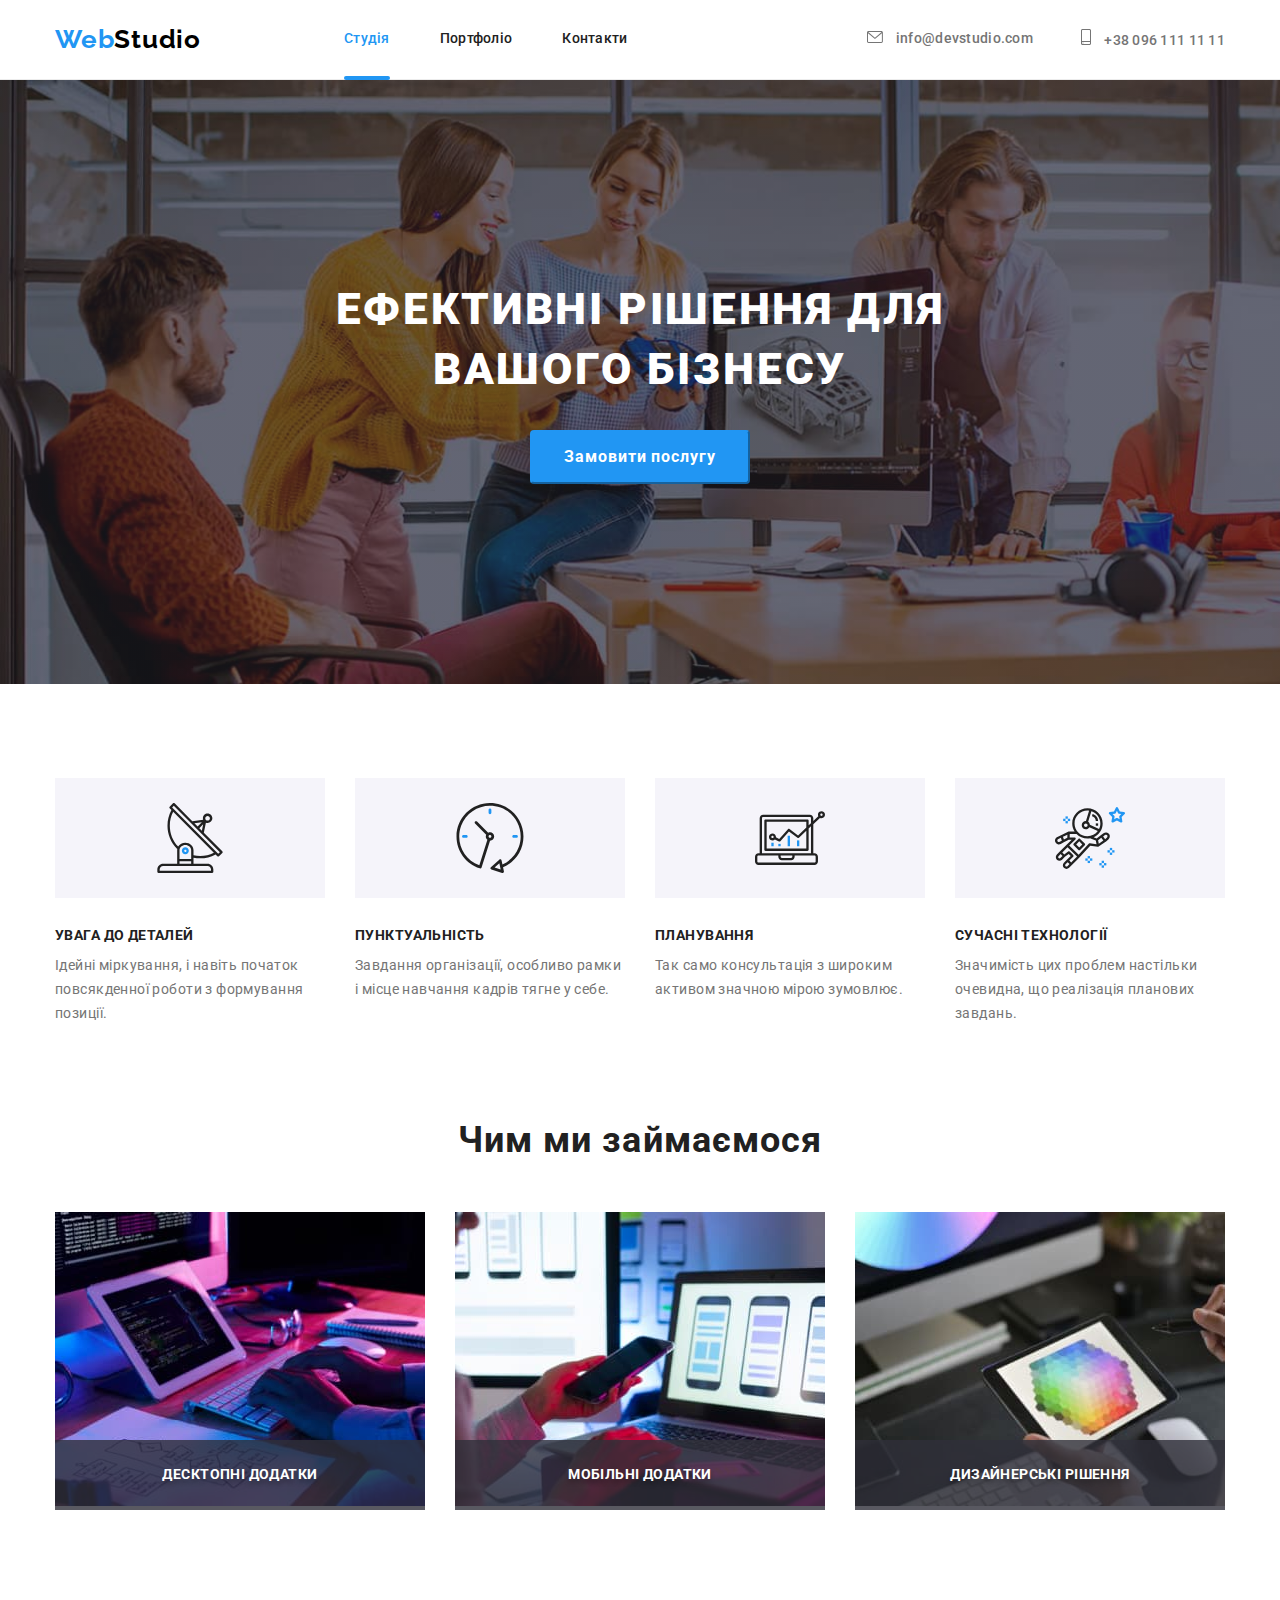
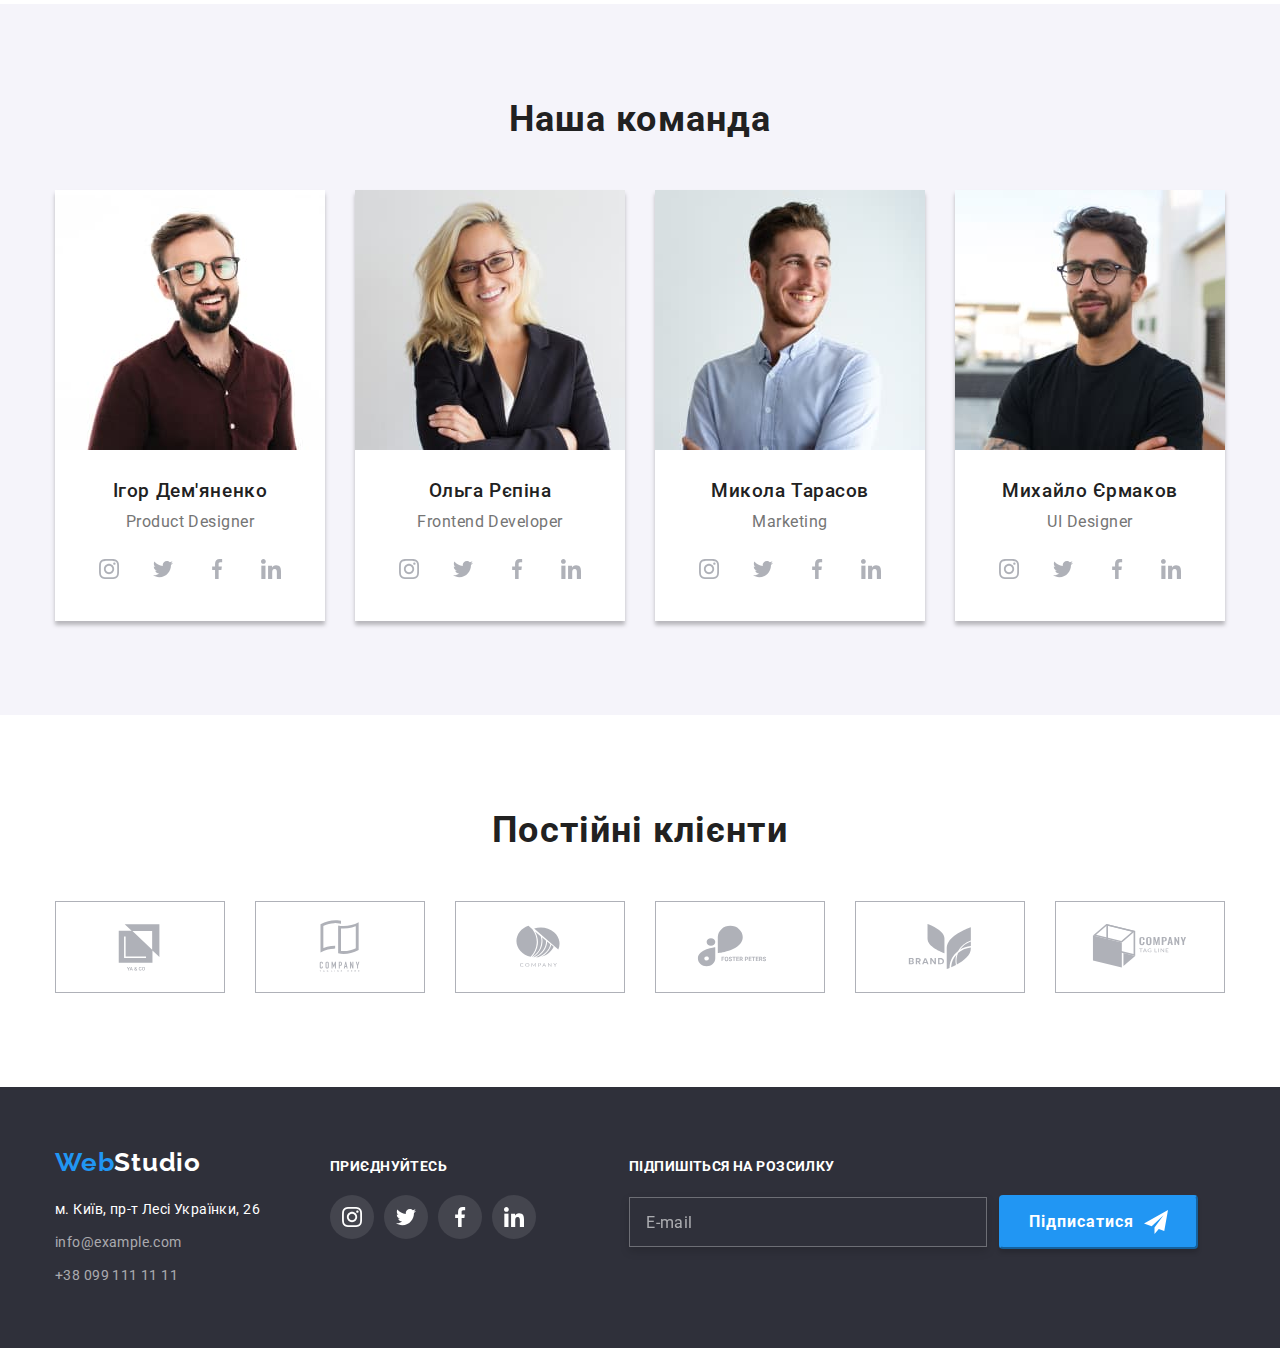
<file: index.html>
<!DOCTYPE html>
<html lang="uk">
  <head>
    <meta charset="UTF-8" />
    <meta http-equiv="X-UA-Compatible" content="IE=edge" />
    <meta name="viewport" content="width=device-width, initial-scale=1.0" />
    <title>Studio</title>
    <link rel="preconnect" href="https://fonts.googleapis.com" />
    <link rel="preconnect" href="https://fonts.gstatic.com" crossorigin />
    <link
      href="https://fonts.googleapis.com/css2?family=Raleway:wght@700;900&family=Roboto:wght@400;500;700;900&display=swap"
      rel="stylesheet"
    />
    <link
      rel="stylesheet"
      href="https://cdnjs.cloudflare.com/ajax/libs/modern-normalize/1.1.0/modern-normalize.min.css"
    />
    <link rel="stylesheet" href="./css/main.min.css" />
  </head>
   <body>
    <header class="header">
      <div class="container header__container">
        <div class="mob-header">
          <a href="" class="logo header__logo link"><span class="logo--accent">Web</span>Studio</a>
          <button type="button" class="mob-menu__btn is-open" data-menu-open aria-expanded="false">
            <svg width="40" height="40" aria-label="перемикач мобільного меню">
              <use class="icon-menu" href="./images/symbol-defs.svg#icon-open-menu"></use>
            </svg>
          </button>
          <div class="mob-menu-container is-hidden" data-menu>
            <div class="container">
              <button type="button" class="mob-close-menu" data-menu-close>
                <svg width="40" height="40">
                  <use class="icon-cross" href="./images/symbol-defs.svg#icon-close-menu"></use>
                </svg>
              </button> 
              <div class="mob-menu-wrap">
                <div class="mob-nav-wrap"> 
                <ul class="mob-nav list">
                <li class="mob-nav__item"><a href="" class="mob-nav__link link current">Студія</a></li>
                <li class="mob-nav__item"><a href="./portfolio.html" class="mob-nav__link link">Портфоліо</a></li>
                <li class="mob-nav__item"><a href="#our-contacts" class="mob-nav__link link">Контакти</a></li>
                </ul>
                </div>
             
                <div class="flex-contacts-wrap">
                <ul class="mob-contacts list">
                <li class="mob-contacts__item"><a href="tel:+380961111111" class="mob-contacts__tel link"
                  >+38 096 111 11 11</a
                ></li>
                <li class="mob-contacts__item"><a href="mailto:info@devstudio.com" class="mob-contacts__mail link">
                  info@devstudio.com</a></li>
              </ul>
              <ul class="mob-media list">
                <li class="mob-media__item"><a class="mob-media__link link" href="">Instagram</a></li>
                <li class="mob-media__item"><a class="mob-media__link link" href="">Twitter</a></li>
                <li class="mob-media__item"><a class="mob-media__link link" href="">Facebook</a></li>
                <li class="mob-media__item"><a class="mob-media__link link" href="">LinkedIn</a></li>
              </ul>
              </div>
            </div>
            </div>
          </div>
        </div>
         <nav class="navigation">
          <ul class="navigation__list list">
            <li class="navigation__item">
              <a href="" class="logo header__logo link"><span class="logo--accent">Web</span>Studio</a>
            </li>
            <li class="navigation__item">
              <a href="" class="navigation__link link current">Студія</a>
            </li>
            <li class="navigation__item">
              <a href="./portfolio.html" class="navigation__link link"
                >Портфоліо</a
              >
            </li>
            <li class="navigation__item">
              <a href="#our-contacts" class="navigation__link link">Контакти</a>
            </li>
          </ul>
        </nav>
        <ul class="contacts__list list">
          <li class="contacts__item">
            <a href="mailto:info@devstudio.com" class="contacts__link link"
              ><svg class="contacts__icon" width="16" height="12">
                <use href="./images/symbol-defs.svg#icon-envelope"></use>
              </svg>
              info@devstudio.com
            </a>
          </li>
          <li class="contacts__item">
            <a href="tel:+380961111111" class="contacts__link link"
              ><svg class="contacts__icon" width="10" height="16">
                <use href="./images/symbol-defs.svg#icon-smartphone"></use>
              </svg>
              +38 096 111 11 11</a
            >
          </li>
        </ul>
      </div> 
    </header>
    <main>
      <section class="hero">
        <div class="container hero__container">
          <h1 class="hero__title">Ефективні рішення для вашого бізнесу</h1>
          <button type="button" class="button hero__button" data-modal-open>
            Замовити послугу
          </button>
        </div> 
      </section>
      <section class="advantages">
        <div class="container advantages__container">
          <h2 class="visually-hidden">Наші переваги</h2>
          <ul class="cards list">
            <li class="cards__item">
              <div class="cards__img">
                <svg class="cards__icon" width="70" height="70">
                  <use href="./images/symbol-defs.svg#icon-antenna"></use>
                </svg>
              </div>
              <h3 class="cards__title">Увага до деталей</h3>
              <p class="cards__text">
                Ідейні міркування, і навіть початок повсякденної роботи з
                формування позиції.
              </p>
            </li>
            <li class="cards__item">
              <div class="cards__img">
                <svg class="cards__icon" width="70" height="70">
                  <use href="./images/symbol-defs.svg#icon-clock"></use>
                </svg>
              </div>
              <h3 class="cards__title">Пунктуальність</h3>
              <p class="cards__text">
                Завдання організації, особливо рамки і місце навчання кадрів
                тягне у себе.
              </p>
            </li>
            <li class="cards__item">
              <div class="cards__img">
                <svg class="cards__icon" width="70" height="70">
                  <use href="./images/symbol-defs.svg#icon-diagram"></use>
                </svg>
              </div>
              <h3 class="cards__title">Планування</h3>
              <p class="cards__text">
                Так само консультація з широким активом значною мірою зумовлює.
              </p>
            </li>
            <li class="cards__item">
              <div class="cards__img">
                <svg class="cards__icon" width="70" height="70">
                  <use href="./images/symbol-defs.svg#icon-astronaut"></use>
                </svg>
              </div>
              <h3 class="cards__title">Сучасні технології</h3>
              <p class="cards__text">
                Значимість цих проблем настільки очевидна, що реалізація
                планових завдань.
              </p>
            </li>
          </ul>
        </div>
      </section>
      <section class="activity">
        <div class="container activity__container">
          <h2 class="activity__title">Чим ми займаємося</h2>
          <ul class="products-set list">
            <li class="products-set__item">
              <div class="products-set__img-wrap">
                <picture>
                  <source srcset="./images/solution1.jpg 1x,
                  ./images/solution1-2x.jpg 2x" media="(min-width: 1200px)"/>
                  <img
                  class="products-set__img"
                  src="./images/solution1.jpg"
                  alt="coding"
                  width="370"
                  height="294"
                />
                </picture>
                <div class="products-set__overlay">
                  <p class="products-set__text">Десктопні додатки</p>
                </div>
              </div>
            </li>
            <li class="products-set__item">
              <div class="products-set__img-wrap">
                <picture>
                  <source srcset="./images/solution2.jpg 1x,
                  ./images/solution2-2x.jpg 2x" media="(min-width: 1200px)"/>
                  <img
                  class="products-set__img"
                  src="./images/solution2.jpg"
                  alt="program-designing"
                  width="370"
                  height="294"
                  />
                </picture>
                
                <div class="products-set__overlay">
                  <p class="products-set__text">Мобільні додатки</p>
                </div>
              </div>
            </li>
            <li class="products-set__item">
              <div class="products-set__img-wrap">
                <picture>
                  <source srcset="./images/solution3.jpg 1x,
                  ./images/solution3-2x.jpg 2x" media="(min-width: 1200px)"/>
                  <img
                  class="products-set__img"
                  src="./images/solution3.jpg"
                  alt="design"
                  width="370"
                  height="294"
                  />
                </picture>
                
                <div class="products-set__overlay">
                  <p class="products-set__text">Дизайнерські рішення</p>
                </div>
              </div>
            </li>
          </ul>
        </div>
      </section>
      <section class="team">
        <div class="container team__container">
          <h2 class="team__title">Наша команда</h2>
          <ul class="cards-set list">
            <li class="cards-set__item">
              <picture>
                <source srcset="./images/team1.jpg 1x, ./images/team1-dekstop-2x.jpg 2x" media="(min-width: 1200px)"/>
                <source srcset="./images/team1-tablet.jpg 1x, ./images/team1-tablet-2x.jpg 2x" media="(min-width: 768px)"/>
                <source srcset="./images/team1-mobile.jpg 1x, ./images/team1-mobile-2x.jpg 2x" media="(min-width: 480px)"/>
                <img
                class="cards-set__img"
                src="./images/team1-mobile.jpg"
                alt="team_member_1"
                width="450"
                height="460"
              />
              </picture>
              
              <div class="cards-set__content">
                <h3 class="cards-set__title">Ігор Дем'яненко</h3>
                <p lang="en" class="cards-set__text">Product Designer</p>
                <ul class="social-icons list">
                  <li class="social-icons__item">
                    <a href="" class="social-icons__link link">
                      <svg class="social-icons__icon" width="20" height="20">
                        <use
                          href="./images/symbol-defs.svg#icon-instagram"
                        ></use>
                      </svg>
                    </a>
                  </li>
                  <li class="social-icons__item">
                    <a href="" class="social-icons__link link">
                      <svg class="social-icons__icon" width="20" height="20">
                        <use href="./images/symbol-defs.svg#icon-twitter"></use>
                      </svg>
                    </a>
                  </li>
                  <li class="social-icons__item">
                    <a href="" class="social-icons__link link">
                      <svg class="social-icons__icon" width="20" height="20">
                        <use
                          href="./images/symbol-defs.svg#icon-facebook"
                        ></use>
                      </svg>
                    </a>
                  </li>
                  <li class="social-icons__item">
                    <a href="" class="social-icons__link link">
                      <svg class="social-icons__icon" width="20" height="20">
                        <use
                          href="./images/symbol-defs.svg#icon-linkedin"
                        ></use>
                      </svg>
                    </a>
                  </li>
                </ul>
              </div>
            </li>
            <li class="cards-set__item">
              <picture>
                <source srcset="./images/team2.jpg 1x, ./images/team2-dekstop-2x.jpg 2x" media="(min-width: 1200px)"/>
                <source srcset="./images/team2-tablet.jpg 1x, ./images/team2-tablet-2x.jpg 2x" media="(min-width: 768px)"/>
                <source srcset="./images/team2-mobile.jpg 1x, ./images/team2-mobile-2x.jpg 2x" media="(min-width: 480px)"/>
                <img
                class="cards-set__img"
                src="./images/team2-mobile.jpg"
                alt="team_member_2"
                width="450"
                height="460"
              />
              </picture>
          
              <div class="cards-set__content">
                <h3 class="cards-set__title">Ольга Рєпіна</h3>
                <p lang="en" class="cards-set__text">Frontend Developer</p>
                <ul class="social-icons list">
                  <li class="social-icons__item">
                    <a href="" class="social-icons__link link">
                      <svg class="social-icons__icon" width="20" height="20">
                        <use
                          href="./images/symbol-defs.svg#icon-instagram"
                        ></use>
                      </svg>
                    </a>
                  </li>
                  <li class="social-icons__item">
                    <a href="" class="social-icons__link link">
                      <svg class="social-icons__icon" width="20" height="20">
                        <use href="./images/symbol-defs.svg#icon-twitter"></use>
                      </svg>
                    </a>
                  </li>
                  <li class="social-icons__item">
                    <a href="" class="social-icons__link link">
                      <svg class="social-icons__icon" width="20" height="20">
                        <use
                          href="./images/symbol-defs.svg#icon-facebook"
                        ></use>
                      </svg>
                    </a>
                  </li>
                  <li class="social-icons__item">
                    <a href="" class="social-icons__link link">
                      <svg class="social-icons__icon" width="20" height="20">
                        <use
                          href="./images/symbol-defs.svg#icon-linkedin"
                        ></use>
                      </svg>
                    </a>
                  </li>
                </ul>
              </div>
            </li>
            <li class="cards-set__item">
              <picture>
                <source srcset="./images/team3.jpg 1x, ./images/team3-dekstop-2x.jpg 2x" media="(min-width: 1200px)"/>
                <source srcset="./images/team3-tablet.jpg 1x, ./images/team3-tablet-2x.jpg 2x" media="(min-width: 768px)"/>
                <source srcset="./images/team3-mobile.jpg 1x, ./images/team3-mobile-2x.jpg 2x" media="(min-width: 480px)"/>
                <img
                class="cards-set__img"
                src="./images/team3-mobile.jpg"
                alt="team_member_3"
                width="450"
                height="460"
              />
              </picture>
              <div class="cards-set__content">
                <h3 class="cards-set__title">Микола Тарасов</h3>
                <p lang="en" class="cards-set__text">Marketing</p>
                <ul class="social-icons list">
                  <li class="social-icons__item">
                    <a href="" class="social-icons__link link">
                      <svg class="social-icons__icon" width="20" height="20">
                        <use
                          href="./images/symbol-defs.svg#icon-instagram"
                        ></use>
                      </svg>
                    </a>
                  </li>
                  <li class="social-icons__item">
                    <a href="" class="social-icons__link link">
                      <svg class="social-icons__icon" width="20" height="20">
                        <use href="./images/symbol-defs.svg#icon-twitter"></use>
                      </svg>
                    </a>
                  </li>
                  <li class="social-icons__item">
                    <a href="" class="social-icons__link link">
                      <svg class="social-icons__icon" width="20" height="20">
                        <use
                          href="./images/symbol-defs.svg#icon-facebook"
                        ></use>
                      </svg>
                    </a>
                  </li>
                  <li class="social-icons__item">
                    <a href="" class="social-icons__link link">
                      <svg class="social-icons__icon" width="20" height="20">
                        <use
                          href="./images/symbol-defs.svg#icon-linkedin"
                        ></use>
                      </svg>
                    </a>
                  </li>
                </ul>
              </div>
            </li>
            <li class="cards-set__item">
              <picture>
                <source srcset="./images/team4.jpg 1x, ./images/team4-dekstop-2x.jpg 2x" media="(min-width: 1200px)"/>
                <source srcset="./images/team4-tablet.jpg 1x, ./images/team4-tablet-2x.jpg 2x" media="(min-width: 768px)"/>
                <source srcset="./images/team4-mobile.jpg 1x, ./images/team4-mobile-2x.jpg 2x" media="(min-width: 480px)"/>
                <img
                class="cards-set__img"
                src="./images/team4-mobile.jpg"
                alt="team_member_4"
                width="450"
                height="460"
              />
            </picture>
              <div class="cards-set__content">
                <h3 class="cards-set__title">Михайло Єрмаков</h3>
                <p lang="en" class="cards-set__text">UI Designer</p>
                <ul class="social-icons list">
                  <li class="social-icons__item">
                    <a href="" class="social-icons__link link">
                      <svg class="social-icons__icon" width="20" height="20">
                        <use
                          href="./images/symbol-defs.svg#icon-instagram"
                        ></use>
                      </svg>
                    </a>
                  </li>
                  <li class="social-icons__item">
                    <a href="" class="social-icons__link link">
                      <svg class="social-icons__icon" width="20" height="20">
                        <use href="./images/symbol-defs.svg#icon-twitter"></use>
                      </svg>
                    </a>
                  </li>
                  <li class="social-icons__item">
                    <a href="" class="social-icons__link link">
                      <svg class="social-icons__icon" width="20" height="20">
                        <use
                          href="./images/symbol-defs.svg#icon-facebook"
                        ></use>
                      </svg>
                    </a>
                  </li>
                  <li class="social-icons__item">
                    <a href="" class="social-icons__link link">
                      <svg class="social-icons__icon" width="20" height="20">
                        <use
                          href="./images/symbol-defs.svg#icon-linkedin"
                        ></use>
                      </svg>
                    </a>
                  </li>
                </ul>
              </div>
          </ul>
        </div>
      </section>
     <section class="clients">
        <div class="container clients__container">
          <h2 class="clients__title">Постійні клієнти</h2>
          <ul class="cards-list list">
            <li class="cards-list__item">
              <a href="" class="cards-list__link link">
                <svg class="cards-list__icon" width="106" height="60">
                  <use href="./images/symbol-defs.svg#icon-logo-1"></use>
                </svg>
              </a>
            </li>
            <li class="cards-list__item">
              <a href="" class="cards-list__link link">
                <svg class="cards-list__icon" width="106" height="60">
                  <use href="./images/symbol-defs.svg#icon-logo-2"></use>
                </svg>
              </a>
            </li>
            <li class="cards-list__item">
              <a href="" class="cards-list__link link">
                <svg class="cards-list__icon" width="106" height="60">
                  <use href="./images/symbol-defs.svg#icon-logo-3"></use>
                </svg>
              </a>
            </li>
            <li class="cards-list__item">
              <a href="" class="cards-list__link link">
                <svg class="cards-list__icon" width="106" height="60">
                  <use href="./images/symbol-defs.svg#icon-logo-4"></use>
                </svg>
              </a>
            </li>
            <li class="cards-list__item">
              <a href="" class="cards-list__link link">
                <svg class="cards-list__icon" width="106" height="60">
                  <use href="./images/symbol-defs.svg#icon-logo-5"></use>
                </svg>
              </a>
            </li>
            <li class="cards-list__item">
              <a href="" class="cards-list__link link">
                <svg class="cards-list__icon" width="106" height="60">
                  <use href="./images/symbol-defs.svg#icon-logo-6"></use>
                </svg>
              </a>
            </li>
          </ul>
        </div>
      </section>
    </main>
    <footer class="footer" id="our-contacts">
      <div class="container footer__container">
        <div class="address-wrap">
          <a href="" class="logo footer__logo link"
            ><span class="logo--accent">Web</span>Studio</a
          >
          <address class="address">
            <ul class="address__list list">
              <li class="address__item">
                <a
                  href="https://goo.gl/maps/ePNzgXtJ5XjrzMhz8"
                  class="address__link link"
                  target="_blank"
                  rel="noopener nofollow noreferrer"
                  >м. Київ, пр-т Лесі Українки, 26</a
                >
              </li>
              <li class="address__item">
                <a class="address__contacts link" href="mailto:info@example.com"
                  >info@example.com</a
                >
              </li>
              <li class="address__item">
                <a class="address__contacts link" href="tel:+380991111111"
                  >+38 099 111 11 11</a
                >
              </li>
            </ul>
          </address>
        </div>
        <div class="footer-contacts">
          <p class="footer-contacts__title">приєднуйтесь</p>
          <ul class="soc-media list">
            <li class="soc-media__item">
              <a href="" class="soc-media__link link">
                <svg class="soc-media__icon" width="20" height="20">
                  <use href="./images/symbol-defs.svg#icon-instagram"></use>
                </svg>
              </a>
            </li>
            <li class="soc-media__item">
              <a href="" class="soc-media__link link">
                <svg class="soc-media__icon" width="20" height="20">
                  <use href="./images/symbol-defs.svg#icon-twitter"></use>
                </svg>
              </a>
            </li>
            <li class="soc-media__item">
              <a href="" class="soc-media__link link">
                <svg class="soc-media__icon" width="20" height="20">
                  <use href="./images/symbol-defs.svg#icon-facebook"></use>
                </svg>
              </a>
            </li>
            <li class="soc-media__item">
              <a href="" class="soc-media__link link">
                <svg class="soc-media__icon" width="20" height="20">
                  <use href="./images/symbol-defs.svg#icon-linkedin"></use>
                </svg>
              </a>
            </li>
          </ul>
        </div>
        <div class="subscribe-form">
          <b class="subscribe-form__title">підпишіться на розсилку</b>
          <div class="subscribe-form__content">
            <label class="subscribe-form__label">
              <input
                class="subscribe-form__input"
                type="email"
                name="user-email"
                placeholder="E-mail"
              />
            </label>
            <button class="button subscribe-form__btn" type="submit">
              <span class="subscribe-form__text">Підписатися</span>
              <svg class="subscribe-form__icon" width="24" height="24">
                <use href="./images/symbol-defs.svg#icon-send"></use>
              </svg>
            </button>
          </div>
        </div>
      </div>
    </footer>

    <div class="backdrop is-hidden" data-modal>
      <div class="modal">
        <button class="close-btn" data-modal-close>
          <svg class="close-btn_icon" width="18" height="18">
            <use href="./images/symbol-defs.svg#icon-close"></use>
          </svg>
        </button>
        <h2 class="modal__title">Залиште свої дані, ми вам передзвонимо</h2>

        <label for="user-name" class="modal__label">
          <span class="modal__text">Ім'я</span>
          <span class="input-wrap">
            <input
              type="text"
              name="user-name"
              class="modal__input"
              id="user-name"
            />
            <svg class="modal__icons" width="18" height="18">
              <use href="./images/symbol-defs.svg#icon-user"></use>
            </svg>
          </span>
        </label>

        <label class="modal__label">
          <span class="modal__text">Телефон</span>
          <span class="input-wrap">
            <input type="tel" name="user-phone" class="modal__input" />
            <svg class="modal__icons" width="18" height="18">
              <use href="./images/symbol-defs.svg#icon-phone"></use>
            </svg>
          </span>
        </label>

        <label class="modal__label">
          <span class="modal__text">Пошта</span>
          <span class="input-wrap">
            <input type="email" name="user-email" class="modal__input" />
            <svg class="modal__icons" width="18" height="18">
              <use href="./images/symbol-defs.svg#icon-email"></use>
            </svg>
          </span>
        </label>

        <label class="modal__label label__comment">
          <span class="modal__text">Коментар</span>
          <textarea
            name="comment"
            placeholder="Введіть текст"
            class="modal__comment"
            id="comment"
          ></textarea>
        </label>

        <label class="agreement">
          <input
            type="checkbox"
            name="agreement"
            value="agreement"
            class="agreement__input visually-hidden"
          />
          <span class="checkbox__field">
            <svg class="checkbox__icon" width="16" height="15">
              <use href="./images/symbol-defs.svg#icon-checked"></use>
            </svg>
          </span>
          <span class="agreement__text"
            >Погоджуюся з розсилкою та приймаю
            <a href="" class="agreement__link link">Умови договору</a></span
          >
        </label>

        <button type="submit" class="button button--send-form">
          Відправити
        </button>
      </div>
    </div>

    <script src="./js/modal.js"></script>
    <script src="./js/menu.js"></script>
  </body>
</html>
</file>
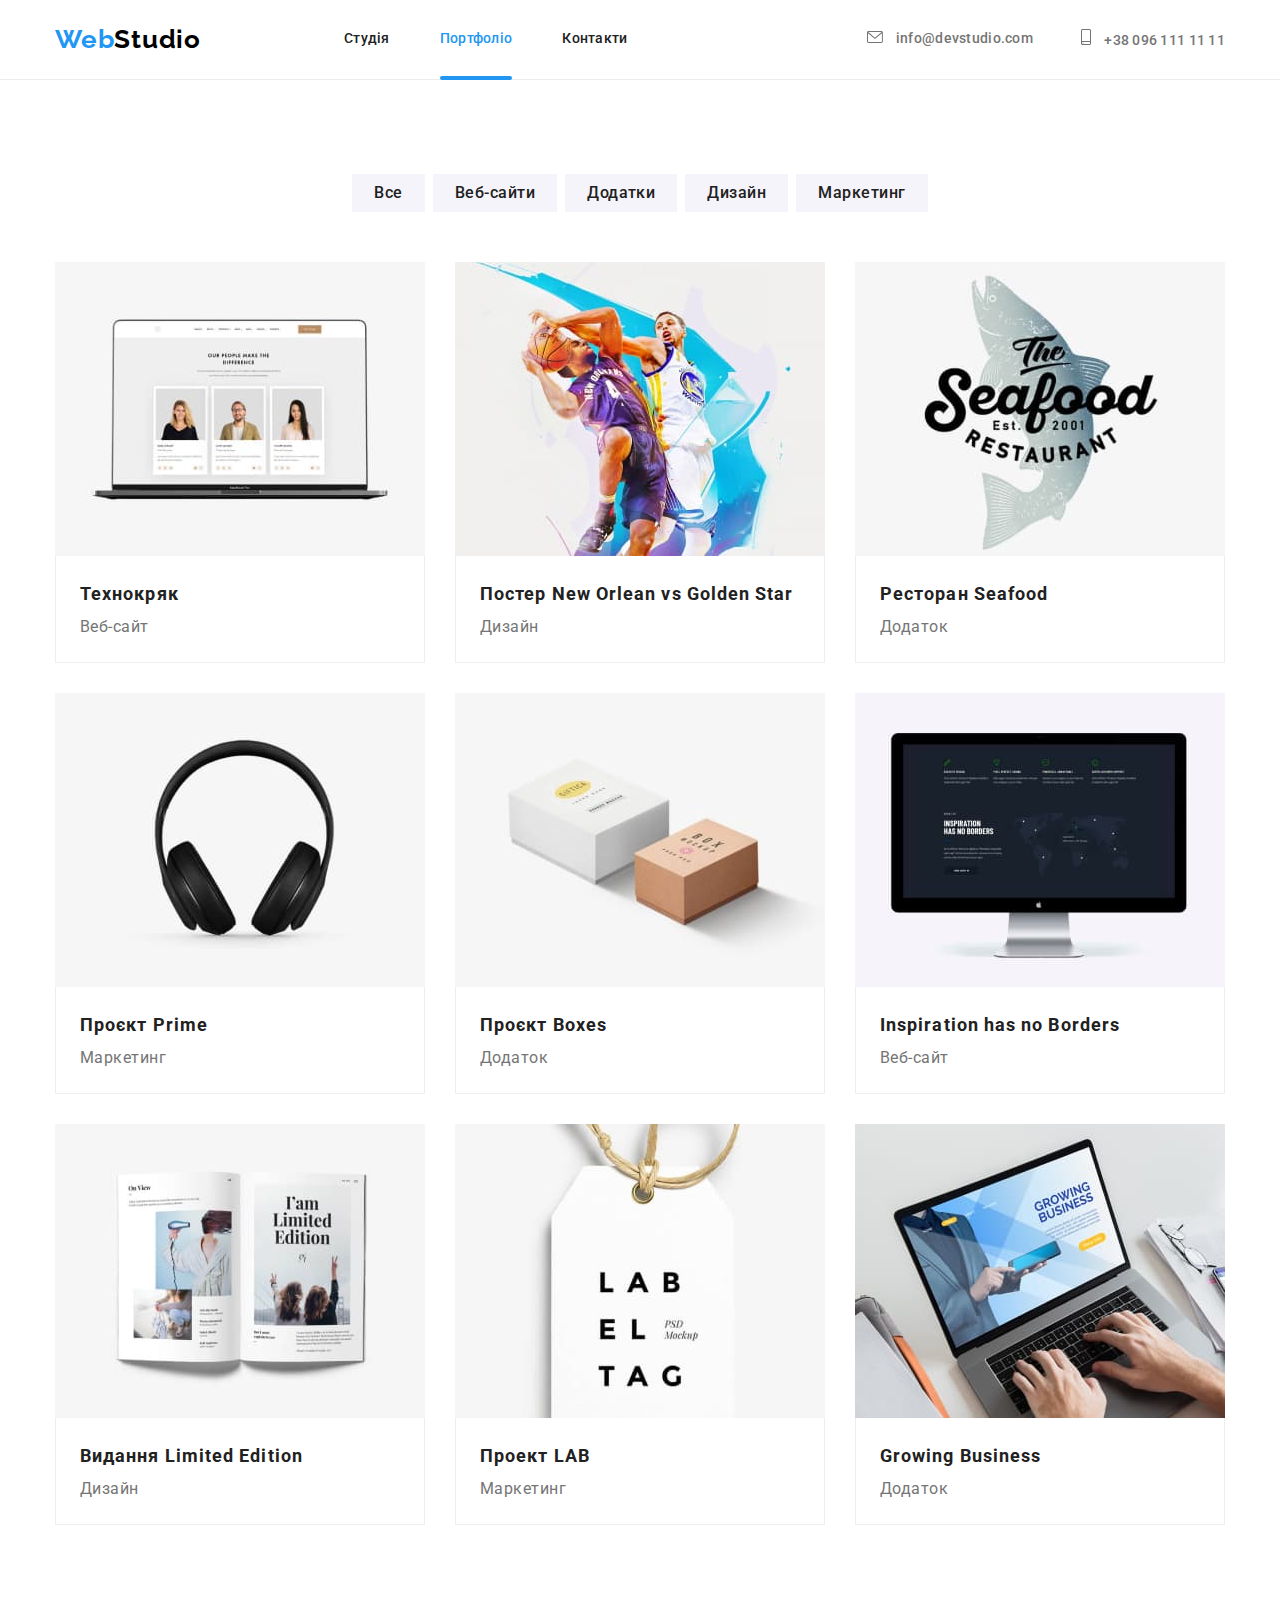
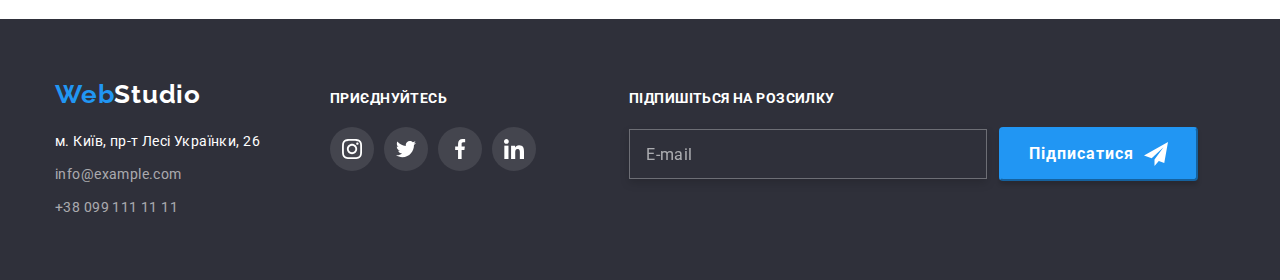
<file: portfolio.html>
<!DOCTYPE html>
<html lang="uk">
  <head>
    <meta charset="UTF-8" />
    <meta http-equiv="X-UA-Compatible" content="IE=edge" />
    <meta name="viewport" content="width=device-width, initial-scale=1.0" />
    <title>Portfolio</title>
    <link rel="preconnect" href="https://fonts.googleapis.com" />
    <link rel="preconnect" href="https://fonts.gstatic.com" crossorigin />
    <link
      href="https://fonts.googleapis.com/css2?family=Raleway:wght@700;900&family=Roboto:wght@400;500;700;900&display=swap"
      rel="stylesheet"
    />
    <link
      rel="stylesheet"
      href="https://cdnjs.cloudflare.com/ajax/libs/modern-normalize/1.1.0/modern-normalize.min.css"
    />
    <link rel="stylesheet" href="./css/main.min.css" />
  </head>
  <body>
    <header class="header">
      <div class="container header__container">
        <div class="mob-header">
          <a href="" class="logo header__logo link"
            ><span class="logo--accent">Web</span>Studio</a
          >
          <button
            type="button"
            class="mob-menu__btn is-open"
            data-menu-open
            aria-expanded="false"
          >
            <svg width="40" height="40" aria-label="перемикач мобільного меню">
              <use
                class="icon-menu"
                href="./images/symbol-defs.svg#icon-open-menu"
              ></use>
            </svg>
          </button>
          <div class="mob-menu-container is-hidden" data-menu>
            <div class="container">
              <button type="button" class="mob-close-menu" data-menu-close>
                <svg width="40" height="40">
                  <use
                    class="icon-cross"
                    href="./images/symbol-defs.svg#icon-close-menu"
                  ></use>
                </svg>
              </button>
              <div class="mob-menu-wrap">
                <div class="mob-nav-wrap">
                  <ul class="mob-nav list">
                    <li class="mob-nav__item">
                      <a href="./index.html" class="mob-nav__link link"
                        >Студія</a
                      >
                    </li>
                    <li class="mob-nav__item">
                      <a href="" class="mob-nav__link link current"
                        >Портфоліо</a
                      >
                    </li>
                    <li class="mob-nav__item">
                      <a href="#our-contacts" class="mob-nav__link link">Контакти</a>
                    </li>
                  </ul>
                </div>

                <div class="flex-contacts-wrap">
                  <ul class="mob-contacts list">
                    <li class="mob-contacts__item">
                      <a href="tel:+380961111111" class="mob-contacts__tel link"
                        >+38 096 111 11 11</a
                      >
                    </li>
                    <li class="mob-contacts__item">
                      <a
                        href="mailto:info@devstudio.com"
                        class="mob-contacts__mail link"
                      >
                        info@devstudio.com</a
                      >
                    </li>
                  </ul>
                  <ul class="mob-media list">
                    <li class="mob-media__item">
                      <a class="mob-media__link link" href="">Instagram</a>
                    </li>
                    <li class="mob-media__item">
                      <a class="mob-media__link link" href="">Twitter</a>
                    </li>
                    <li class="mob-media__item">
                      <a class="mob-media__link link" href="">Facebook</a>
                    </li>
                    <li class="mob-media__item">
                      <a class="mob-media__link link" href="">LinkedIn</a>
                    </li>
                  </ul>
                </div>
              </div>
            </div>
          </div>
        </div>
        <nav class="navigation">
          <ul class="navigation__list list">
            <li class="navigation__item">
              <a href="" class="logo header__logo link"
                ><span class="logo--accent">Web</span>Studio</a
              >
            </li>
            <li class="navigation__item">
              <a href="./index.html" class="navigation__link link">Студія</a>
            </li>
            <li class="navigation__item">
              <a href="" class="navigation__link link current">Портфоліо</a>
            </li>
            <li class="navigation__item">
              <a href="#our-contacts" class="navigation__link link">Контакти</a>
            </li>
          </ul>
        </nav>
        <ul class="contacts__list list">
          <li class="contacts__item">
            <a href="mailto:info@devstudio.com" class="contacts__link link"
              ><svg class="contacts__icon" width="16" height="12">
                <use href="./images/symbol-defs.svg#icon-envelope"></use>
              </svg>
              info@devstudio.com
            </a>
          </li>
          <li class="contacts__item">
            <a href="tel:+380961111111" class="contacts__link link"
              ><svg class="contacts__icon" width="10" height="16">
                <use href="./images/symbol-defs.svg#icon-smartphone"></use>
              </svg>
              +38 096 111 11 11</a
            >
          </li>
        </ul>
      </div>
    </header>
    <main>
      <section class="filters">
        <div class="container filters__container">
          <h1 class="filters__title visually-hidden">Our projects</h1>
          <ul class="site-nav list">
            <li class="site-nav__item">
              <button class="site-nav__btn" type="button">Все</button>
            </li>
            <li class="site-nav__item">
              <button class="site-nav__btn" type="button">Веб-сайти</button>
            </li>
            <li class="site-nav__item">
              <button class="site-nav__btn" type="button">Додатки</button>
            </li>
            <li class="site-nav__item">
              <button class="site-nav__btn" type="button">Дизайн</button>
            </li>
            <li class="site-nav__item">
              <button class="site-nav__btn" type="button">Маркетинг</button>
            </li>
          </ul>
          <ul class="product-cards list">
            <li class="product-cards__item">
              <a class="product-cards__link link" href="">
                <div class="product-cards__image-wrap">
                  <picture>
                    <source
                      srcset="
                        ./images/technokriak.jpg    1x,
                        ./images/technokriak-2x.jpg 2x
                      "
                      media="(min-width: 1200px)"
                    />
                    <source
                      srcset="
                        ./images/technokriak-tablet.jpg    1x,
                        ./images/technokriak-tablet-2x.jpg 2x
                      "
                      media="(min-width: 768px)"
                    />
                    <source
                      srcset="
                        ./images/technokriak-mobile.jpg    1x,
                        ./images/technokriak-mobile-2x.jpg 2x
                      "
                      media="(max-width: 767px)"
                    />
                    <img
                      class="product-cards__image"
                      src="./images/technokriak-mobile.jpg"
                      alt="веб-сайт"
                      width="450"
                      height="294"
                    />
                  </picture>

                  <div class="product-cards__overlay">
                    <p class="product-cards__text">
                      Ресурс пропонує комплексні пропозиції з різним рівнем
                      функціоналу та сервісів. Все це дозволить відвідувачу
                      отримати вичерпні відомості про компанію чи приватну
                      особу.
                    </p>
                  </div>
                </div>
                <div class="product-cards__description">
                  <h2 class="product-cards__title">Технокряк</h2>
                  <p class="product-cards__type">Веб-сайт</p>
                </div>
              </a>
            </li>
            <li class="product-cards__item">
              <a class="product-cards__link link" href="">
                <div class="product-cards__image-wrap">
                  <picture>
                    <source
                      srcset="
                        ./images/new-orlean.jpg    1x,
                        ./images/new-orlean-2x.jpg 2x
                      "
                      media="(min-width: 1200px)"
                    />
                    <source
                      srcset="
                        ./images/new-orlean-tablet.jpg    1x,
                        ./images/new-orlean-tablet-2x.jpg 2x
                      "
                      media="(min-width: 768px)"
                    />
                    <source
                      srcset="
                        ./images/new-orlean-mobile.jpg    1x,
                        ./images/new-orlean-mobile-2x.jpg 2x
                      "
                      media="(max-width: 767px)"
                    />
                    <img
                      class="product-cards__image"
                      src="./images/new-orlean-mobile.jpg"
                      alt="баскетбол постер"
                      width="450"
                      height="294"
                    />
                  </picture>

                  <div class="product-cards__overlay">
                    <p class="product-cards__text">
                      Lorem ipsum, dolor sit amet consectetur adipisicing elit.
                      Nemo, eum.
                    </p>
                  </div>
                </div>
                <div class="product-cards__description">
                  <h2 lang="en" class="product-cards__title">
                    Постер New Orlean vs Golden Star
                  </h2>
                  <p class="product-cards__type">Дизайн</p>
                </div>
              </a>
            </li>

            <li class="product-cards__item">
              <a class="product-cards__link link" href="">
                <div class="product-cards__image-wrap">
                  <picture>
                    <source
                      srcset="
                        ./images/seafood.jpg    1x,
                        ./images/seafood-2x.jpg 2x
                      "
                      media="(min-width: 1200px)"
                    />
                    <source
                      srcset="
                        ./images/seafood-tablet.jpg    1x,
                        ./images/seafood-tablet-2x.jpg 2x
                      "
                      media="(min-width: 768px)"
                    />
                    <source
                      srcset="
                        ./images/seafood-mobile.jpg    1x,
                        ./images/seafood-mobile-2x.jpg 2x
                      "
                      media="(max-width: 767px)"
                    />
                    <img
                      class="product-cards__image"
                      src="./images/seafood-mobile.jpg"
                      alt="емблема ресторану морепродуктів"
                      width="450"
                      height="294"
                    />
                  </picture>

                  <div class="product-cards__overlay">
                    <p class="product-cards__text">
                      Lorem ipsum, dolor sit amet consectetur adipisicing elit.
                      Nemo, eum.
                    </p>
                  </div>
                </div>
                <div class="product-cards__description">
                  <h2 class="product-cards__title">Ресторан Seafood</h2>
                  <p class="product-cards__type">Додаток</p>
                </div>
              </a>
            </li>

            <li class="product-cards__item">
              <a class="product-cards__link link" href="">
                <div class="product-cards__image-wrap">
                  <picture>
                    <source
                      srcset="./images/prime.jpg 1x, ./images/prime-2x.jpg 2x"
                      media="(min-width: 1200px)"
                    />
                    <source
                      srcset="
                        ./images/prime-tablet.jpg    1x,
                        ./images/prime-tablet-2x.jpg 2x
                      "
                      media="(min-width: 768px)"
                    />
                    <source
                      srcset="
                        ./images/prime-mobile.jpg    1x,
                        ./images/prime-mobile-2x.jpg 2x
                      "
                      media="(max-width: 767px)"
                    />
                    <img
                      class="product-cards__image"
                      src="./images/prime-mobile.jpg"
                      alt="навушники"
                      width="450"
                      height="294"
                    />
                  </picture>

                  <div class="product-cards__overlay">
                    <p class="product-cards__text">
                      Lorem ipsum, dolor sit amet consectetur adipisicing elit.
                      Nemo, eum.
                    </p>
                  </div>
                </div>
                <div class="product-cards__description">
                  <h2 lang="en" class="product-cards__title">Проєкт Prime</h2>
                  <p class="product-cards__type">Маркетинг</p>
                </div>
              </a>
            </li>

            <li class="product-cards__item">
              <a class="product-cards__link link" href="">
                <div class="product-cards__image-wrap">
                  <picture>
                    <source
                      srcset="./images/boxes.jpg 1x, ./images/boxes-2x.jpg 2x"
                      media="(min-width: 1200px)"
                    />
                    <source
                      srcset="
                        ./images/boxes-tablet.jpg    1x,
                        ./images/boxes-tablet-2x.jpg 2x
                      "
                      media="(min-width: 768px)"
                    />
                    <source
                      srcset="
                        ./images/boxes-mobile.jpg    1x,
                        ./images/boxes-mobile-2x.jpg 2x
                      "
                      media="(max-width: 767px)"
                    />
                    <img
                      class="product-cards__image"
                      src="./images/boxes-mobile.jpg"
                      alt="коробки"
                      width="450"
                      height="294"
                    />
                  </picture>

                  <div class="product-cards__overlay">
                    <p class="product-cards__text">
                      Lorem ipsum, dolor sit amet consectetur adipisicing elit.
                      Nemo, eum.
                    </p>
                  </div>
                </div>
                <div class="product-cards__description">
                  <h2 lang="en" class="product-cards__title">Проєкт Boxes</h2>
                  <p class="product-cards__type">Додаток</p>
                </div>
              </a>
            </li>

            <li class="product-cards__item">
              <a class="product-cards__link link" href="">
                <div class="product-cards__image-wrap">
                  <picture>
                    <source
                      srcset="
                        ./images/inspiration.jpg    1x,
                        ./images/inspiration-2x.jpg 2x
                      "
                      media="(min-width: 1200px)"
                    />
                    <source
                      srcset="
                        ./images/inspiration-tablet.jpg    1x,
                        ./images/inspiration-tablet-2x.jpg 2x
                      "
                      media="(min-width: 768px)"
                    />
                    <source
                      srcset="
                        ./images/inspiration-mobile.jpg    1x,
                        ./images/inspiration-mobile-2x.jpg 2x
                      "
                      media="(max-width: 767px)"
                    />
                    <img
                      class="product-cards__image"
                      src="./images/inspiration.jpg"
                      alt="екран комп'ютера"
                      width="450"
                      height="294"
                    />
                  </picture>

                  <div class="product-cards__overlay">
                    <p class="product-cards__text">
                      Lorem ipsum, dolor sit amet consectetur adipisicing elit.
                      Nemo, eum.
                    </p>
                  </div>
                </div>
                <div class="product-cards__description">
                  <h2 lang="en" class="product-cards__title">
                    Inspiration has no Borders
                  </h2>
                  <p class="product-cards__type">Веб-сайт</p>
                </div>
              </a>
            </li>

            <li class="product-cards__item">
              <a class="product-cards__link link" href="">
                <div class="product-cards__image-wrap">
                  <picture>
                    <source
                      srcset="
                        ./images/limited-edition.jpg    1x,
                        ./images/limited-edition-2x.jpg 2x
                      "
                      media="(min-width: 1200px)"
                    />
                    <source
                      srcset="
                        ./images/limited-edition-tablet.jpg    1x,
                        ./images/limited-edition-tablet-2x.jpg 2x
                      "
                      media="(min-width: 768px)"
                    />
                    <source
                      srcset="
                        ./images/limited-edition-mobile.jpg    1x,
                        ./images/limited-edition-mobile-2x.jpg 2x
                      "
                      media="(max-width: 767px)"
                    />
                    <img
                      class="product-cards__image"
                      src="./images/limited-edition-mobile.jpg"
                      alt="відкритий журнал"
                      width="450"
                      height="294"
                    />
                  </picture>

                  <div class="product-cards__overlay">
                    <p class="product-cards__text">
                      Lorem ipsum, dolor sit amet consectetur adipisicing elit.
                      Nemo, eum.
                    </p>
                  </div>
                </div>
                <div class="product-cards__description">
                  <h2 lang="en" class="product-cards__title">
                    Видання Limited Edition
                  </h2>
                  <p class="product-cards__type">Дизайн</p>
                </div>
              </a>
            </li>

            <li class="product-cards__item">
              <a class="product-cards__link link" href="">
                <div class="product-cards__image-wrap">
                  <picture>
                    <source
                      srcset="./images/lab.jpg 1x, ./images/lab-2x.jpg 2x"
                      media="(min-width: 1200px)"
                    />
                    <source
                      srcset="
                        ./images/lab-tablet.jpg    1x,
                        ./images/lab-tablet-2x.jpg 2x
                      "
                      media="(min-width: 768px)"
                    />
                    <source
                      srcset="
                        ./images/lab-mobile.jpg    1x,
                        ./images/lab-mobile-2x.jpg 2x
                      "
                      media="(max-width: 767px)"
                    />
                    <img
                      class="product-cards__image"
                      src="./images/lab-mobile.jpg"
                      alt="етикетка"
                      width="450"
                      height="294"
                    />
                  </picture>

                  <div class="product-cards__overlay">
                    <p class="product-cards__text">
                      Lorem ipsum, dolor sit amet consectetur adipisicing elit.
                      Nemo, eum.
                    </p>
                  </div>
                </div>
                <div class="product-cards__description">
                  <h2 class="product-cards__title">Проект LAB</h2>
                  <p class="product-cards__type">Маркетинг</p>
                </div>
              </a>
            </li>

            <li class="product-cards__item">
              <a class="product-cards__link link" href="">
                <div class="product-cards__image-wrap">
                  <picture>
                    <source
                      srcset="
                        ./images/growing-bussines.jpg    1x,
                        ./images/growing-bussines-2x.jpg 2x
                      "
                      media="(min-width: 1200px)"
                    />
                    <source
                      srcset="
                        ./images/growing-bussines-tablet.jpg    1x,
                        ./images/growing-bussines-tablet-2x.jpg 2x
                      "
                      media="(min-width: 768px)"
                    />
                    <source
                      srcset="
                        ./images/growing-bussines-mobile.jpg    1x,
                        ./images/growing-bussines-mobile-2x.jpg 2x
                      "
                      media="(max-width: 767px)"
                    />
                    <img
                      class="product-cards__image"
                      src="./images/growing-bussines-mobile.jpg"
                      alt="ноутбук"
                      width="450"
                      height="294"
                    />
                  </picture>

                  <div class="product-cards__overlay">
                    <p class="product-cards__text">
                      Lorem ipsum, dolor sit amet consectetur adipisicing elit.
                      Nemo, eum.
                    </p>
                  </div>
                </div>
                <div class="product-cards__description">
                  <h2 lang="en" class="product-cards__title">
                    Growing Business
                  </h2>
                  <p class="product-cards__type">Додаток</p>
                </div>
              </a>
            </li>
          </ul>
        </div>
      </section>
    </main>
    <footer class="footer" id="our-contacts">
      <div class="container footer__container">
        <div class="address-wrap">
          <a href="" class="logo footer__logo link"
            ><span class="logo--accent">Web</span>Studio</a
          >
          <address class="address">
            <ul class="address__list list">
              <li class="address__item">
                <a
                  href="https://goo.gl/maps/ePNzgXtJ5XjrzMhz8"
                  class="address__link link"
                  target="_blank"
                  rel="noopener nofollow noreferrer"
                  >м. Київ, пр-т Лесі Українки, 26</a
                >
              </li>
              <li class="address__item">
                <a class="address__contacts link" href="mailto:info@example.com"
                  >info@example.com</a
                >
              </li>
              <li class="address__item">
                <a class="address__contacts link" href="tel:+380991111111"
                  >+38 099 111 11 11</a
                >
              </li>
            </ul>
          </address>
        </div>
        <div class="footer-contacts">
          <p class="footer-contacts__title">приєднуйтесь</p>
          <ul class="soc-media list">
            <li class="soc-media__item">
              <a href="" class="soc-media__link link">
                <svg class="soc-media__icon" width="20" height="20">
                  <use href="./images/symbol-defs.svg#icon-instagram"></use>
                </svg>
              </a>
            </li>
            <li class="soc-media__item">
              <a href="" class="soc-media__link link">
                <svg class="soc-media__icon" width="20" height="20">
                  <use href="./images/symbol-defs.svg#icon-twitter"></use>
                </svg>
              </a>
            </li>
            <li class="soc-media__item">
              <a href="" class="soc-media__link link">
                <svg class="soc-media__icon" width="20" height="20">
                  <use href="./images/symbol-defs.svg#icon-facebook"></use>
                </svg>
              </a>
            </li>
            <li class="soc-media__item">
              <a href="" class="soc-media__link link">
                <svg class="soc-media__icon" width="20" height="20">
                  <use href="./images/symbol-defs.svg#icon-linkedin"></use>
                </svg>
              </a>
            </li>
          </ul>
        </div>
        <div class="subscribe-form">
          <b class="subscribe-form__title">підпишіться на розсилку</b>
          <div class="subscribe-form__content">
            <label class="subscribe-form__label">
              <input
                class="subscribe-form__input"
                type="email"
                name="user-email"
                placeholder="E-mail"
              />
            </label>
            <button class="button subscribe-form__btn" type="submit">
              <span class="subscribe-form__text">Підписатися</span>
              <svg class="subscribe-form__icon" width="24" height="24">
                <use href="./images/symbol-defs.svg#icon-send"></use>
              </svg>
            </button>
          </div>
        </div>
      </div>
    </footer>

    <script src="./js/menu.js"></script>
  </body>
</html>
</file>
<file: css/main.min.css>
.list{list-style:none;padding:0;margin:0}.link{text-decoration:none;margin:0;padding:0}body{font-family:"Roboto",sans-serif;font-style:normal;font-weight:400}*,*::before,*::after{-webkit-box-sizing:border-box;box-sizing:border-box}p,h1,h2,h3,h4,h5,h6{margin:0}ul{margin:0;padding:0}.visually-hidden{position:absolute;width:1px;height:1px;margin:-1px;border:0;padding:0;white-space:nowrap;-webkit-clip-path:inset(100%);clip-path:inset(100%);clip:rect(0 0 0 0);overflow:hidden}.container{width:100%;padding-left:15px;padding-right:15px;margin:0 auto}@media screen and (min-width: 480px){.container{width:480px}}@media screen and (min-width: 768px){.container{width:768px}}@media screen and (min-width: 1200px){.container{width:1200px}}.footer{padding-top:60px;padding-left:auto;padding-bottom:60px;padding-right:auto;background-color:#2f303a}@media screen and (min-width: 1200px){.footer{text-align:left}}.backdrop{position:fixed;width:100%;height:100%;top:0;left:0;background:rgba(0,0,0,.2);opacity:1;-webkit-transition:opacity 250ms cubic-bezier(0.4, 0, 0.2, 1);transition:opacity 250ms cubic-bezier(0.4, 0, 0.2, 1)}.backdrop.is-hidden{opacity:0;pointer-events:none}.backdrop.is-hidden .modal{-webkit-transform:translate(-50%, -50%) scale(0.8);transform:translate(-50%, -50%) scale(0.8)}.modal{position:absolute;top:50%;left:50%;-webkit-transform:translate(-50%, -50%) scale(1);transform:translate(-50%, -50%) scale(1);padding:40px;width:100%;height:auto;border-radius:4px;background-color:#fff;-webkit-box-shadow:0px 1px 3px rgba(0,0,0,.12),0px 1px 1px rgba(0,0,0,.14),0px 2px 1px rgba(0,0,0,.2);box-shadow:0px 1px 3px rgba(0,0,0,.12),0px 1px 1px rgba(0,0,0,.14),0px 2px 1px rgba(0,0,0,.2);-webkit-transition:-webkit-transform 250ms cubic-bezier(0.4, 0, 0.2, 1);transition:-webkit-transform 250ms cubic-bezier(0.4, 0, 0.2, 1);transition:transform 250ms cubic-bezier(0.4, 0, 0.2, 1);transition:transform 250ms cubic-bezier(0.4, 0, 0.2, 1), -webkit-transform 250ms cubic-bezier(0.4, 0, 0.2, 1)}@media screen and (min-width: 480px){.modal{width:450px;height:609px}}@media screen and (min-width: 1200px){.modal{width:528px;min-height:581px}}.modal__title{margin-bottom:12px;font-weight:700;font-size:20px;line-height:1.5;text-align:center;letter-spacing:.03em;color:#212121}@media screen and (min-width: 1200px){.modal__title{font-size:20px;line-height:1.15}}.modal__label{display:block;margin-bottom:10px;font-weight:400;font-size:12px;line-height:1.17;letter-spacing:.01em;color:#757575}.modal__text{display:block;margin-bottom:4px}.modal__input{height:40px;width:100%;padding-left:43px;border:1px solid rgba(33,33,33,.2);border-radius:4px;-webkit-transition:outline 250ms cubic-bezier(0.4, 0, 0.2, 1);transition:outline 250ms cubic-bezier(0.4, 0, 0.2, 1)}.modal__input:focus{outline:1px solid #2196f3}.modal__icons{position:absolute;top:0;left:0;-webkit-transform:translate(50%, 50%);transform:translate(50%, 50%);-webkit-transition:fill 250ms cubic-bezier(0.4, 0, 0.2, 1);transition:fill 250ms cubic-bezier(0.4, 0, 0.2, 1)}.modal__input:focus+.modal__icons{fill:#2196f3}.modal__comment{height:120px;width:100%;resize:none;padding:12px 16px;border:1px solid rgba(33,33,33,.2);border-radius:4px;font-weight:400;font-size:12px;line-height:1.17;letter-spacing:.01em;-webkit-transition:outline 250ms cubic-bezier(0.4, 0, 0.2, 1);transition:outline 250ms cubic-bezier(0.4, 0, 0.2, 1)}.modal__comment:focus{outline:1px solid #2196f3}.input-wrap{position:relative;display:inline-block;width:100%;height:40px}.label__comment{margin-bottom:20px}.agreement{display:-webkit-box;display:-ms-flexbox;display:flex;-webkit-box-orient:horizontal;-webkit-box-direction:normal;-ms-flex-direction:row;flex-direction:row;-webkit-box-pack:center;-ms-flex-pack:center;justify-content:center;-webkit-box-align:center;-ms-flex-align:center;align-items:center;margin-bottom:30px}.agreement__text{font-size:12px;line-height:1.17;letter-spacing:.03em;color:#757575}@media screen and (min-width: 1200px){.agreement__text{font-size:14px;line-height:1.71}}.agreement__link{border-bottom:1px solid #2196f3;color:#2196f3}.checkbox__field{display:-webkit-box;display:-ms-flexbox;display:flex;-webkit-box-align:center;-ms-flex-align:center;align-items:center;-webkit-box-pack:center;-ms-flex-pack:center;justify-content:center;margin-right:7px;width:16px;height:15px;border:2px solid #212121;border-radius:3px;-webkit-transition:border-color 250ms cubic-bezier(0.4, 0, 0.2, 1),background-color 250ms cubic-bezier(0.4, 0, 0.2, 1);transition:border-color 250ms cubic-bezier(0.4, 0, 0.2, 1),background-color 250ms cubic-bezier(0.4, 0, 0.2, 1)}.agreement__input:checked+.checkbox__field{background-color:#2196f3;border-color:#2196f3}.agreement__input:focus+.checkbox__field{border-color:#2196f3}.checkbox__icon{fill:rgba(0,0,0,0);-webkit-transition:fill 250ms cubic-bezier(0.4, 0, 0.2, 1);transition:fill 250ms cubic-bezier(0.4, 0, 0.2, 1)}.agreement__input:checked+.checkbox__field .checkbox__icon{fill:#fff}.close-btn{position:absolute;top:8px;right:8px;display:-webkit-box;display:-ms-flexbox;display:flex;-webkit-box-align:center;-ms-flex-align:center;align-items:center;-webkit-box-pack:center;-ms-flex-pack:center;justify-content:center;width:30px;height:30px;border-radius:50%;background-color:#fff;border:1px solid rgba(0,0,0,.1);-webkit-filter:drop-shadow(0px 4px 4px rgba(0, 0, 0, 0.25));filter:drop-shadow(0px 4px 4px rgba(0, 0, 0, 0.25))}.button--send-form{display:block;-webkit-box-align:center;-ms-flex-align:center;align-items:center;text-align:center;padding:10px 52px;min-width:200px;margin:0 auto;-webkit-box-shadow:0px 4px 4px rgba(0,0,0,.15);box-shadow:0px 4px 4px rgba(0,0,0,.15)}.subscribe-form__title{display:inline-block;margin-bottom:20px;text-align:left;font-weight:700;font-size:14px;line-height:1.14;letter-spacing:.03em;text-transform:uppercase;color:#fff}.subscribe-form__content{display:-webkit-box;display:-ms-flexbox;display:flex;-ms-flex-wrap:wrap;flex-wrap:wrap;-webkit-box-pack:center;-ms-flex-pack:center;justify-content:center;-webkit-box-align:center;-ms-flex-align:center;align-items:center}.subscribe-form__btn{display:-webkit-box;display:-ms-flexbox;display:flex;-webkit-box-align:center;-ms-flex-align:center;align-items:center;-webkit-box-pack:center;-ms-flex-pack:center;justify-content:center;padding-top:10px;padding-right:28px;padding-bottom:10px;padding-left:28px;-webkit-box-shadow:0px 4px 4px rgba(0,0,0,.15);box-shadow:0px 4px 4px rgba(0,0,0,.15)}@media screen and (max-width: 1199px){.subscribe-form__label{margin-bottom:20px;width:100%}}@media screen and (min-width: 1200px){.subscribe-form__label{margin-right:12px}}.subscribe-form__text{margin-right:10px}.subscribe-form__icon{-ms-flex-item-align:center;align-self:center}.subscribe-form__input{height:50px;padding-left:16px;border:1px solid rgba(255,255,255,.3);font-weight:400;font-size:16px;line-height:1.25;letter-spacing:.03em;text-align:left;-webkit-filter:drop-shadow(0px 4px 4px rgba(0, 0, 0, 0.15));filter:drop-shadow(0px 4px 4px rgba(0, 0, 0, 0.15));background-color:#2f303a;color:rgba(255,255,255,.6)}@media screen and (min-width: 1200px){.subscribe-form__input{width:358px}}@media screen and (max-width: 1199px){.subscribe-form__input{width:100%}}.subscribe-form__input::-webkit-input-placeholder{font-weight:400;font-size:16px;line-height:1.25;letter-spacing:.03em;text-align:left;color:rgba(255,255,255,.6)}.subscribe-form__input::-moz-placeholder{font-weight:400;font-size:16px;line-height:1.25;letter-spacing:.03em;text-align:left;color:rgba(255,255,255,.6)}.subscribe-form__input:-ms-input-placeholder{font-weight:400;font-size:16px;line-height:1.25;letter-spacing:.03em;text-align:left;color:rgba(255,255,255,.6)}.subscribe-form__input::-ms-input-placeholder{font-weight:400;font-size:16px;line-height:1.25;letter-spacing:.03em;text-align:left;color:rgba(255,255,255,.6)}.subscribe-form__input::placeholder{font-weight:400;font-size:16px;line-height:1.25;letter-spacing:.03em;text-align:left;color:rgba(255,255,255,.6)}.logo{display:-webkit-box;display:-ms-flexbox;display:flex;-webkit-box-align:center;-ms-flex-align:center;align-items:center;font-family:"Raleway",sans-serif;color:#000;font-weight:700;font-size:26px;line-height:1.19;letter-spacing:.03em}.logo--accent{color:#2196f3}.button{font-family:inherit;font-weight:700;font-size:16px;line-height:1.88;letter-spacing:.06em;color:#fff;background-color:#2196f3;border-radius:4px;border-color:#2196f3}.header{position:relative;padding-top:16px;padding-bottom:16px;border-bottom:1px solid #ececec;background-color:#fff}@media screen and (min-width: 768px){.header{padding-top:24px;padding-bottom:24px}}.header__container{display:-webkit-box;display:-ms-flexbox;display:flex;-webkit-box-align:center;-ms-flex-align:center;align-items:center;-webkit-box-pack:justify;-ms-flex-pack:justify;justify-content:space-between}@media screen and (max-width: 767px){.header__container{width:100%}}.mob-header{display:-webkit-box;display:-ms-flexbox;display:flex;-webkit-box-orient:horizontal;-webkit-box-direction:normal;-ms-flex-direction:row;flex-direction:row;-webkit-box-pack:justify;-ms-flex-pack:justify;justify-content:space-between;width:100vw}@media screen and (min-width: 768px){.mob-header{display:none}}.mob-menu__btn{display:-webkit-inline-box;display:-ms-inline-flexbox;display:inline-flex;margin:0;padding:0;border:none;background-color:rgba(0,0,0,0)}.header__logo{-webkit-transition:color 250ms cubic-bezier(0.4, 0, 0.2, 1);transition:color 250ms cubic-bezier(0.4, 0, 0.2, 1)}.header__logo:hover,.header__logo:focus{color:#2196f3}@media screen and (min-width: 1200px){.header__logo{margin-right:93px}}.backdrop.is-hidden{opacity:0;pointer-events:none}.mob-menu-container{position:fixed;top:0;left:0;width:100vw;height:100vh;z-index:1;background-color:#fff}.mob-menu-container.is-hidden{opacity:0;pointer-events:none}.mob-menu-wrap{display:-webkit-box;display:-ms-flexbox;display:flex;-webkit-box-orient:vertical;-webkit-box-direction:normal;-ms-flex-direction:column;flex-direction:column;-webkit-box-pack:justify;-ms-flex-pack:justify;justify-content:space-between;height:100vh;padding-top:48px;padding-right:auto;padding-left:40px;padding-bottom:48px}.mob-close-menu{position:absolute;top:8px;right:8px;border:none;background-color:rgba(0,0,0,0)}.mob-nav{font-weight:500;font-size:40px;line-height:1.18;letter-spacing:.02em;color:#212121}.mob-nav__item:not(:last-child){margin-bottom:32px}.mob-nav__link{display:block;position:relative;padding-top:5px;padding-bottom:5px;color:#212121;-webkit-transition:color 250ms cubic-bezier(0.4, 0, 0.2, 1);transition:color 250ms cubic-bezier(0.4, 0, 0.2, 1)}.mob-nav__link:hover,.mob-nav__link:focus{color:#2196f3}.mob-nav__link.current{color:#2196f3}.mob-contacts{margin-bottom:64px}.mob-contacts__item:first-child{margin-bottom:32px}.mob-contacts__tel{font-weight:500;font-size:34px;line-height:1.18;letter-spacing:.02em;color:#2196f3}.mob-contacts__mail{font-weight:500;font-size:24px;line-height:1.17;letter-spacing:.02em;color:#757575}.mob-media{display:-webkit-box;display:-ms-flexbox;display:flex;-webkit-box-orient:vertical;-webkit-box-direction:normal;-ms-flex-direction:wrap;flex-direction:wrap}.mob-media .mob-media__item{display:-webkit-box;display:-ms-flexbox;display:flex;border-right:1px solid rgba(33,33,33,.2);padding-left:10px;padding-right:10px}.mob-media .mob-media__item:first-child{padding-left:0px}.mob-media .mob-media__item:last-child{border-right:none;padding-right:0px}.mob-media__link{display:block;font-weight:500;font-size:18px;line-height:1.22;letter-spacing:.02em;color:#2196f3}.navigation__list{display:-webkit-box;display:-ms-flexbox;display:flex;-webkit-box-align:center;-ms-flex-align:center;align-items:center;font-weight:500;font-size:14px;line-height:1.14;letter-spacing:.02em}.navigation__item:not(:last-child){margin-right:50px}.navigation__item .current::after{content:"";position:absolute;width:100%;height:4px;left:0;bottom:-28px;border-radius:2px;background-color:#2196f3}.navigation__link{display:block;position:relative;padding-top:5px;padding-bottom:5px;color:#212121;-webkit-transition:color 250ms cubic-bezier(0.4, 0, 0.2, 1);transition:color 250ms cubic-bezier(0.4, 0, 0.2, 1)}.navigation__link:hover,.navigation__link:focus{color:#2196f3}.navigation__link.current{color:#2196f3}.contacts__list{display:-webkit-box;display:-ms-flexbox;display:flex;margin-left:auto}@media screen and (max-width: 1199px){.contacts__list{-webkit-box-orient:vertical;-webkit-box-direction:normal;-ms-flex-direction:column;flex-direction:column;gap:10px}}@media screen and (min-width: 1200px){.contacts__item{display:-webkit-box;display:-ms-flexbox;display:flex;-webkit-box-pack:center;-ms-flex-pack:center;justify-content:center;-webkit-box-align:center;-ms-flex-align:center;align-items:center}.contacts__item:not(:last-child){margin-right:48px}}.contacts__link{justify-items:center;padding-top:5px;padding-bottom:5px;color:#757575;font-weight:500;font-size:14px;line-height:1.14;letter-spacing:.02em;-webkit-box-align:center;-ms-flex-align:center;align-items:center;-webkit-transition:color 250ms cubic-bezier(0.4, 0, 0.2, 1);transition:color 250ms cubic-bezier(0.4, 0, 0.2, 1)}.contacts__link:hover,.contacts__link:focus{color:#2196f3}.contacts__icon{fill:currentColor;margin-right:10px;-webkit-transition:fill 250ms cubic-bezier(0.4, 0, 0.2, 1);transition:fill 250ms cubic-bezier(0.4, 0, 0.2, 1)}.contacts__link:hover .contacts__icon,.contacts__link:focus .contacts__icon{fill:#2196f3}@media screen and (max-width: 767px){.navigation{display:none}}@media screen and (max-width: 767px){.contacts__list{display:none}}.hero{max-width:1600px;margin-right:auto;margin-left:auto;padding-top:118px;padding-bottom:118px;background-color:#2f303a;background-image:-webkit-gradient(linear, left top, left bottom, from(rgba(47, 48, 58, 0.4)), to(rgba(47, 48, 58, 0.4))),url(../images/hero-img-mobile.jpg);background-image:linear-gradient(rgba(47, 48, 58, 0.4), rgba(47, 48, 58, 0.4)),url(../images/hero-img-mobile.jpg);background-repeat:no-repeat;background-size:cover}@media(min-device-pixel-ratio: 2),(-webkit-min-device-pixel-ratio: 2),(min-resolution: 192dpi),(min-resolution: 2dppx){.hero{background-image:-webkit-gradient(linear, left top, left bottom, from(rgba(47, 48, 58, 0.4)), to(rgba(47, 48, 58, 0.4))),url(../images/hero-img-mobile-2x.jpg);background-image:linear-gradient(rgba(47, 48, 58, 0.4), rgba(47, 48, 58, 0.4)),url(../images/hero-img-mobile-2x.jpg)}}@media screen and (min-width: 768px){.hero{background-image:-webkit-gradient(linear, left top, left bottom, from(rgba(47, 48, 58, 0.4)), to(rgba(47, 48, 58, 0.4))),url(../images/hero-img-tablet.jpg);background-image:linear-gradient(rgba(47, 48, 58, 0.4), rgba(47, 48, 58, 0.4)),url(../images/hero-img-tablet.jpg)}}@media screen and (min-width: 768px)and (min-device-pixel-ratio: 2),screen and (min-width: 768px)and (-webkit-min-device-pixel-ratio: 2),screen and (min-width: 768px)and (min-resolution: 192dpi),screen and (min-width: 768px)and (min-resolution: 2dppx){.hero{background-image:-webkit-gradient(linear, left top, left bottom, from(rgba(47, 48, 58, 0.4)), to(rgba(47, 48, 58, 0.4))),url(../images/hero-img-tablet-2x.jpg);background-image:linear-gradient(rgba(47, 48, 58, 0.4), rgba(47, 48, 58, 0.4)),url(../images/hero-img-tablet-2x.jpg)}}@media screen and (min-width: 1200px){.hero{padding-top:200px;padding-bottom:200px;background-image:-webkit-gradient(linear, left top, left bottom, from(rgba(47, 48, 58, 0.4)), to(rgba(47, 48, 58, 0.4))),url(../images/hero-img.jpg);background-image:linear-gradient(rgba(47, 48, 58, 0.4), rgba(47, 48, 58, 0.4)),url(../images/hero-img.jpg)}}@media screen and (min-width: 1200px)and (min-device-pixel-ratio: 2),screen and (min-width: 1200px)and (-webkit-min-device-pixel-ratio: 2),screen and (min-width: 1200px)and (min-resolution: 192dpi),screen and (min-width: 1200px)and (min-resolution: 2dppx){.hero{background-image:-webkit-gradient(linear, left top, left bottom, from(rgba(47, 48, 58, 0.4)), to(rgba(47, 48, 58, 0.4))),url(../images/hero-img-2x.jpg);background-image:linear-gradient(rgba(47, 48, 58, 0.4), rgba(47, 48, 58, 0.4)),url(../images/hero-img-2x.jpg)}}.hero__container{text-align:center}.hero__title{margin-bottom:30px;max-width:360px;margin-right:auto;margin-left:auto;font-weight:900;font-size:24px;line-height:1.62;text-align:center;letter-spacing:.06em;text-transform:uppercase;color:#fff}@media screen and (min-width: 480px){.hero__title{font-size:26px}}@media screen and (min-width: 1200px){.hero__title{font-size:44px;line-height:1.36;max-width:696px}}.hero__button{display:block;padding:10px 24px;min-width:200px;margin:0 auto;-webkit-box-align:center;-ms-flex-align:center;align-items:center;text-align:center}@media screen and (min-width: 1200px){.hero__button{min-width:216px;padding:10px 32px}}.advantages{padding-top:60px;padding-right:auto;padding-bottom:60px;padding-left:auto;background-color:#fff}@media screen and (min-width: 1200px){.advantages{padding-top:94px;padding-bottom:94px}}.cards{display:-webkit-box;display:-ms-flexbox;display:flex;-ms-flex-wrap:wrap;flex-wrap:wrap;gap:30px}.cards__item{width:100%}@media screen and (min-width: 768px){.cards__item{width:calc((100% - 30px)/2)}}@media screen and (min-width: 1200px){.cards__item{width:calc((100% - 90px)/4)}}.cards__img{height:120px;background-color:#f5f4fa;display:-webkit-box;display:-ms-flexbox;display:flex;-webkit-box-pack:center;-ms-flex-pack:center;justify-content:center;-webkit-box-align:center;-ms-flex-align:center;align-items:center;margin-bottom:30px}.cards__title{color:#212121;font-weight:700;font-size:14px;line-height:1.14;letter-spacing:.03em;text-transform:uppercase;margin-bottom:10px;text-align:center}@media screen and (min-width: 768px){.cards__title{text-align:left}}.cards__text{color:#757575;font-size:14px;line-height:1.71;letter-spacing:.03em;text-align:left}.activity{display:none;padding-right:auto;padding-bottom:94px;padding-left:auto;background-color:#fff}.activity__title{margin-bottom:50px;color:#212121;font-weight:700;font-size:36px;line-height:1.17;text-align:center;letter-spacing:.03em}@media screen and (min-width: 1200px){.activity{display:block}}.products-set{display:-webkit-box;display:-ms-flexbox;display:flex;-ms-flex-wrap:wrap;flex-wrap:wrap;gap:30px}.products-set__img-wrap{position:relative}.products-set__overlay{position:absolute;bottom:0;left:0;width:370px;height:70px;background-color:rgba(47,48,58,.8);padding-top:27px;padding-bottom:27px}.products-set__text{font-weight:700;font-size:14px;line-height:1.14;text-align:center;letter-spacing:.03em;text-transform:uppercase;color:#fff;text-shadow:0px 4px 4px rgba(0,0,0,.25)}.team{padding-top:60px;padding-right:auto;padding-bottom:60px;padding-left:auto;background-color:#f5f4fa}@media screen and (min-width: 1200px){.team{padding-top:94px;padding-bottom:94px}}.team__title{color:#212121;font-weight:700;font-size:28px;line-height:1.18;text-align:center;letter-spacing:.03em;margin-bottom:50px}@media screen and (min-width: 1200px){.team__title{font-size:36px;line-height:1.17}}.cards-set{display:-webkit-box;display:-ms-flexbox;display:flex;-ms-flex-wrap:wrap;flex-wrap:wrap;gap:30px}.cards-set__item{background-color:#fff;-webkit-box-shadow:0 4px 4px 0 rgba(0,0,0,.25);box-shadow:0 4px 4px 0 rgba(0,0,0,.25);width:100%}@media screen and (min-width: 768px){.cards-set__item{width:calc((100% - 30px)/2)}}@media screen and (min-width: 1200px){.cards-set__item{width:calc((100% - 90px)/4)}}.cards-set__content{padding-top:30px;padding-right:auto;padding-bottom:30px;padding-right:auto}.cards-set__title{margin-bottom:10px;color:#212121;font-weight:500;line-height:1.19;letter-spacing:.03em;text-align:center}.cards-set__text{color:#757575;line-height:1.19;letter-spacing:.03em;text-align:center;margin-bottom:16px}.cards-set__img{display:block;width:100%;max-width:100%;height:auto}.social-icons{display:-webkit-box;display:-ms-flexbox;display:flex;-webkit-box-pack:center;-ms-flex-pack:center;justify-content:center;-webkit-box-align:center;-ms-flex-align:center;align-items:center;gap:10px}.social-icons__link{width:44px;height:44px;border-radius:50%;background-color:#fff;display:-webkit-box;display:-ms-flexbox;display:flex;-webkit-box-pack:center;-ms-flex-pack:center;justify-content:center;-webkit-box-align:center;-ms-flex-align:center;align-items:center;-webkit-transition:background-color 250ms cubic-bezier(0.4, 0, 0.2, 1);transition:background-color 250ms cubic-bezier(0.4, 0, 0.2, 1)}.social-icons__link:hover,.social-icons__link:focus{background-color:#2196f3}.social-icons__icon{fill:#afb1b8;-webkit-transition:fill 250ms cubic-bezier(0.4, 0, 0.2, 1);transition:fill 250ms cubic-bezier(0.4, 0, 0.2, 1)}.social-icons__link:hover .social-icons__icon,.social-icons__link:focus .social-icons__icon{fill:#fff}.clients{padding-top:60px;padding-right:auto;padding-bottom:60px;padding-left:auto;background-color:#fff}@media screen and (min-width: 1200px){.clients{padding-top:94px;padding-bottom:94px}}.clients__title{margin-bottom:30px;color:#212121;font-weight:700;font-size:28px;line-height:1.18;text-align:center;letter-spacing:.03em}@media screen and (min-width: 1200px){.clients__title{font-size:36px;line-height:1.17;margin-bottom:50px}}.cards-list{display:-webkit-box;display:-ms-flexbox;display:flex;-ms-flex-wrap:wrap;flex-wrap:wrap;gap:30px}.cards-list__item{width:calc((100% - 30px)/2)}@media screen and (min-width: 768px){.cards-list__item{width:calc((100% - 60px)/3)}}@media screen and (min-width: 1200px){.cards-list__item{width:calc((100% - 150px)/6)}}.cards-list__link{width:100%;height:92px;border:1px solid #afb1b8;display:-webkit-box;display:-ms-flexbox;display:flex;-webkit-box-pack:center;-ms-flex-pack:center;justify-content:center;-webkit-box-align:center;-ms-flex-align:center;align-items:center;color:#afb1b8;-webkit-transition:border 250ms cubic-bezier(0.4, 0, 0.2, 1);transition:border 250ms cubic-bezier(0.4, 0, 0.2, 1)}.cards-list__link:hover,.cards-list__link:focus{border:1px solid #2196f3}.cards-list__icon{fill:currentColor;-webkit-transition:fill 250ms cubic-bezier(0.4, 0, 0.2, 1);transition:fill 250ms cubic-bezier(0.4, 0, 0.2, 1)}.cards-list__link:hover .cards-list__icon,.cards-list__link:focus .cards-list__icon{fill:#2196f3}.footer__logo{display:block;margin-bottom:20px;margin-right:0;color:#fff}.footer__container{display:-webkit-box;display:-ms-flexbox;display:flex}@media screen and (max-width: 767px){.footer__container{-webkit-box-orient:vertical;-webkit-box-direction:normal;-ms-flex-direction:column;flex-direction:column;-webkit-box-pack:center;-ms-flex-pack:center;justify-content:center;-webkit-box-align:center;-ms-flex-align:center;align-items:center;gap:60px;text-align:center}}@media screen and (min-width: 768px){.footer__container{-ms-flex-wrap:wrap;flex-wrap:wrap;-ms-flex-pack:distribute;justify-content:space-around;gap:60px;text-align:center}}@media screen and (min-width: 1200px){.footer__container{-webkit-box-align:baseline;-ms-flex-align:baseline;align-items:baseline;-webkit-box-pack:left;-ms-flex-pack:left;justify-content:left;text-align:left;gap:0}}@media screen and (min-width: 1200px){.address-wrap{margin-right:70px}}.address__link{color:#fff;font-style:normal;font-size:14px;line-height:1.71;letter-spacing:.03em}.address__item:not(:last-child){margin-bottom:9px}.address__contacts{color:rgba(255,255,255,.6);font-style:normal;font-size:14px;line-height:1.71;letter-spacing:.03em}@media screen and (min-width: 1200px){.footer-contacts{margin-right:93px}}.footer-contacts__title{color:#fff;font-weight:700;font-size:14px;line-height:1.14;letter-spacing:.03em;text-transform:uppercase;margin-bottom:20px}@media screen and (min-width: 1200px){.footer-contacts__title{text-align:left}}.soc-media{display:-webkit-box;display:-ms-flexbox;display:flex;-webkit-box-orient:horizontal;-webkit-box-direction:normal;-ms-flex-direction:row;flex-direction:row;gap:10px}.soc-media__link{display:-webkit-box;display:-ms-flexbox;display:flex;-webkit-box-pack:center;-ms-flex-pack:center;justify-content:center;-webkit-box-align:center;-ms-flex-align:center;align-items:center;width:44px;height:44px;border-radius:50%;-webkit-transition:background-color 250ms cubic-bezier(0.4, 0, 0.2, 1);transition:background-color 250ms cubic-bezier(0.4, 0, 0.2, 1);background-color:rgba(255,255,255,.1);color:#fff;border:4px rgba(0,0,0,.25)}.soc-media__link:hover,.soc-media__link:focus{background-color:#2196f3}.soc-media__icon{fill:currentColor}.filters{padding-top:60px;padding-bottom:60px}@media screen and (min-width: 1200px){.filters{padding-top:94px;padding-bottom:94px}}.site-nav{display:-webkit-box;display:-ms-flexbox;display:flex;-ms-flex-wrap:wrap;flex-wrap:wrap;margin-bottom:40px;gap:8px}@media screen and (min-width: 768px){.site-nav{-webkit-box-align:center;-ms-flex-align:center;align-items:center;-webkit-box-pack:center;-ms-flex-pack:center;justify-content:center;margin-bottom:30px}}@media screen and (min-width: 1200px){.site-nav{margin-bottom:50px}}.site-nav__btn{display:block;padding-top:6px;padding-right:22px;padding-bottom:6px;padding-left:22px;font-family:inherit;border:rgba(0,0,0,0);font-weight:500;font-size:16px;line-height:1.62;text-align:center;letter-spacing:.03em;color:#212121;background-color:#f5f4fa;-webkit-transition:color 250ms cubic-bezier(0.4, 0, 0.2, 1),background-color 250ms cubic-bezier(0.4, 0, 0.2, 1),-webkit-box-shadow 250ms cubic-bezier(0.4, 0, 0.2, 1);transition:color 250ms cubic-bezier(0.4, 0, 0.2, 1),background-color 250ms cubic-bezier(0.4, 0, 0.2, 1),-webkit-box-shadow 250ms cubic-bezier(0.4, 0, 0.2, 1);transition:color 250ms cubic-bezier(0.4, 0, 0.2, 1),background-color 250ms cubic-bezier(0.4, 0, 0.2, 1),box-shadow 250ms cubic-bezier(0.4, 0, 0.2, 1);transition:color 250ms cubic-bezier(0.4, 0, 0.2, 1),background-color 250ms cubic-bezier(0.4, 0, 0.2, 1),box-shadow 250ms cubic-bezier(0.4, 0, 0.2, 1),-webkit-box-shadow 250ms cubic-bezier(0.4, 0, 0.2, 1)}.site-nav__btn:focus,.site-nav__btn:hover{color:#fff;background-color:#2196f3;-webkit-box-shadow:0 2px 2px 0 rgba(0,0,0,.12),0 1px 2px 0 rgba(0,0,0,.08),0 3px 1px 0 rgba(0,0,0,.1);box-shadow:0 2px 2px 0 rgba(0,0,0,.12),0 1px 2px 0 rgba(0,0,0,.08),0 3px 1px 0 rgba(0,0,0,.1)}.product-cards{display:-webkit-box;display:-ms-flexbox;display:flex;-ms-flex-wrap:wrap;flex-wrap:wrap;gap:30px}.product-cards__item{width:100%}@media screen and (min-width: 768px){.product-cards__item{width:calc((100% - 30px)/2)}}@media screen and (min-width: 1200px){.product-cards__item{width:calc((100% - 60px)/3)}}.product-cards__image{display:block;width:100%;height:auto}.product-cards__type{color:#757575;line-height:1.88;letter-spacing:.03em}.product-cards__title{color:#212121;font-weight:700;font-size:18px;line-height:2;letter-spacing:.06em}.product-cards__description{padding-top:20px;padding-right:24px;padding-bottom:20px;padding-left:24px;border-right:1px solid #eee;border-bottom:1px solid #eee;border-left:1px solid #eee}.product-cards__link{display:block;-webkit-transition:-webkit-box-shadow 250ms cubic-bezier(0.4, 0, 0.2, 1);transition:-webkit-box-shadow 250ms cubic-bezier(0.4, 0, 0.2, 1);transition:box-shadow 250ms cubic-bezier(0.4, 0, 0.2, 1);transition:box-shadow 250ms cubic-bezier(0.4, 0, 0.2, 1), -webkit-box-shadow 250ms cubic-bezier(0.4, 0, 0.2, 1)}.product-cards__link:hover,.product-cards__link:focus{-webkit-box-shadow:1px 4px 6px 0 rgba(0,0,0,.16),0 4px 4px 0 rgba(0,0,0,.06),0 1px 1px 0 rgba(0,0,0,.12);box-shadow:1px 4px 6px 0 rgba(0,0,0,.16),0 4px 4px 0 rgba(0,0,0,.06),0 1px 1px 0 rgba(0,0,0,.12)}.product-cards__image-wrap{position:relative;overflow:hidden}.product-cards__overlay{position:absolute;top:0;left:0;-webkit-transform:translateY(100%);transform:translateY(100%);width:100%;height:100%;background-color:rgba(33,150,243,.9);opacity:0;-webkit-transition:opacity 250ms cubic-bezier(0.4, 0, 0.2, 1),-webkit-transform 250ms cubic-bezier(0.4, 0, 0.2, 1);transition:opacity 250ms cubic-bezier(0.4, 0, 0.2, 1),-webkit-transform 250ms cubic-bezier(0.4, 0, 0.2, 1);transition:transform 250ms cubic-bezier(0.4, 0, 0.2, 1),opacity 250ms cubic-bezier(0.4, 0, 0.2, 1);transition:transform 250ms cubic-bezier(0.4, 0, 0.2, 1),opacity 250ms cubic-bezier(0.4, 0, 0.2, 1),-webkit-transform 250ms cubic-bezier(0.4, 0, 0.2, 1)}.product-cards__link:hover .product-cards__overlay{opacity:1;-webkit-transform:translateY(0);transform:translateY(0)}.product-cards__text{position:absolute;top:50%;left:50%;width:100%;height:168px;-webkit-transform:translate(-50%, -50%);transform:translate(-50%, -50%);font-size:18px;line-height:1.33;text-align:left;letter-spacing:3%;color:#fff}/*# sourceMappingURL=main.min.css.map */
</file>
